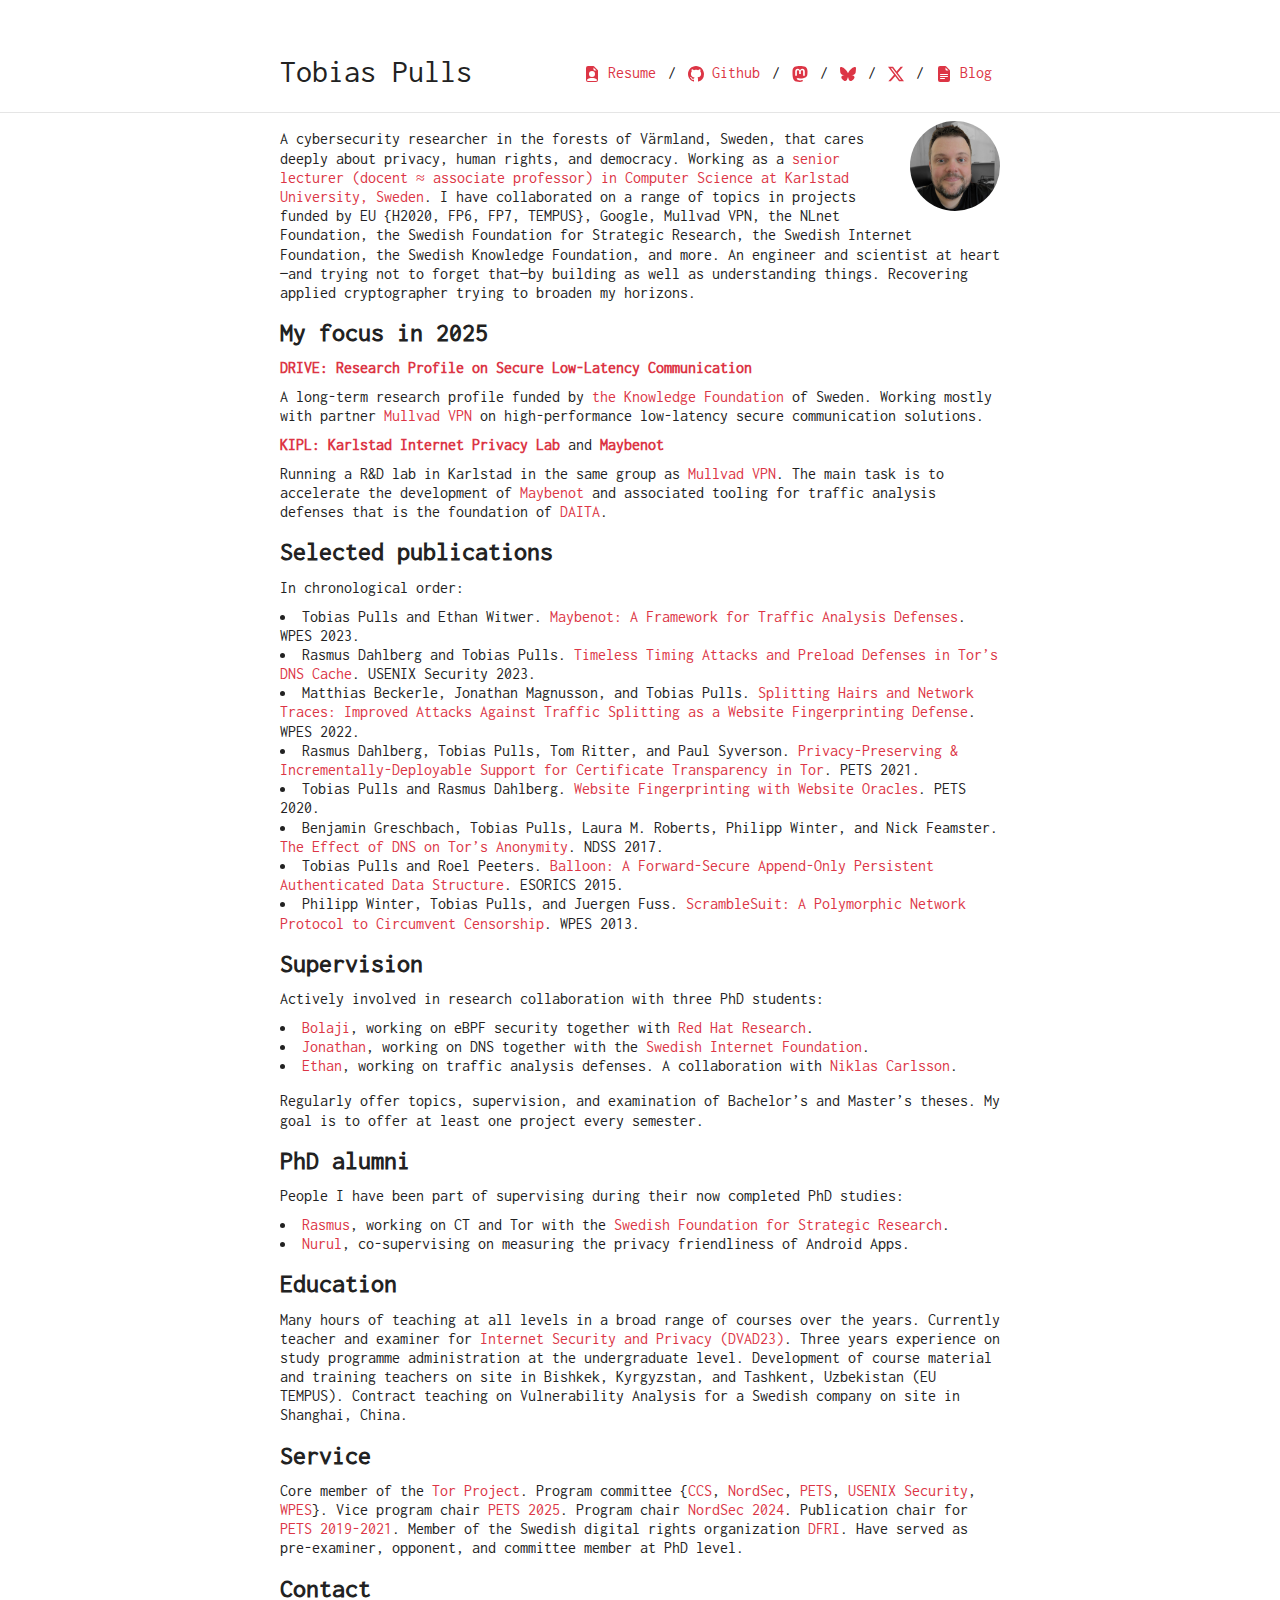
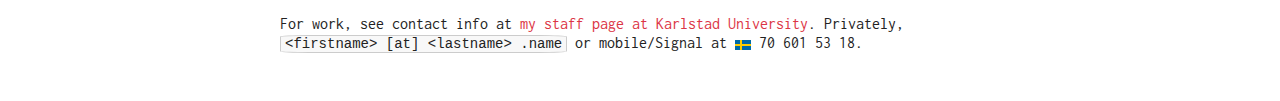
<file: index.html>
<!DOCTYPE html>
<html><head>
	<meta name="generator" content="Hugo 0.126.2">
    <meta charset="utf-8">
    <meta name="viewport" content="width=device-width, initial-scale=1, shrink-to-fit=no">

    <title>Tobias Pulls</title>
    <meta name="description" content="A short whoami of Tobias Pulls">
    <meta name="author" content='Tobias Pulls'>

    <link rel="stylesheet" href="/font.css">
    <link rel="stylesheet" href="/bootstrap.min.css">

    
    <link rel="stylesheet" href="/sass/researcher.min.css">

    
        <link rel="icon" type="image/ico" href="https://pulls.name/favicon.ico">
    

    <link rel="alternate" type="application/rss+xml" href="https://pulls.name/index.xml" title="Tobias Pulls" />
    
        
  


    
</head>

    <body><div class="container mt-5">
    <nav class="navbar navbar-expand-sm flex-column flex-sm-row text-nowrap p-0">
        <a class="navbar-brand mx-0 mr-sm-auto" href="https://pulls.name/">
          
          Tobias Pulls
        </a>
        <div class="navbar-nav flex-row flex-wrap justify-content-center">
            
                
                
                    <a class="nav-item nav-link" href="/resume.pdf">
                        <svg width="1em" height="1em" viewBox="0 0 16 16" class="bi bi-file-earmark-person-fill" fill="currentColor" xmlns="http://www.w3.org/2000/svg"><path fill-rule="evenodd" d="M2 2a2 2 0 0 1 2-2h5.293A1 1 0 0 1 10 .293L13.707 4a1 1 0 0 1 .293.707V14a2 2 0 0 1-2 2H4a2 2 0 0 1-2-2V2zm7.5 1.5v-2l3 3h-2a1 1 0 0 1-1-1zM11 8a3 3 0 1 1-6 0 3 3 0 0 1 6 0zm2 5.755S12 12 8 12s-5 1.755-5 1.755V14a1 1 0 0 0 1 1h8a1 1 0 0 0 1-1v-.245z"/></svg> Resume
                    </a>
                    
                        <span class="nav-item navbar-text mx-1">/</span>
                    
                
                    <a class="nav-item nav-link" href="https://github.com/pylls/">
                        <svg xmlns="http://www.w3.org/2000/svg" width="16" height="16" fill="currentColor" class="bi bi-github" viewBox="0 0 16 16"> <path d="M8 0C3.58 0 0 3.58 0 8c0 3.54 2.29 6.53 5.47 7.59.4.07.55-.17.55-.38 0-.19-.01-.82-.01-1.49-2.01.37-2.53-.49-2.69-.94-.09-.23-.48-.94-.82-1.13-.28-.15-.68-.52-.01-.53.63-.01 1.08.58 1.23.82.72 1.21 1.87.87 2.33.66.07-.52.28-.87.51-1.07-1.78-.2-3.64-.89-3.64-3.95 0-.87.31-1.59.82-2.15-.08-.2-.36-1.02.08-2.12 0 0 .67-.21 2.2.82.64-.18 1.32-.27 2-.27.68 0 1.36.09 2 .27 1.53-1.04 2.2-.82 2.2-.82.44 1.1.16 1.92.08 2.12.51.56.82 1.27.82 2.15 0 3.07-1.87 3.75-3.65 3.95.29.25.54.73.54 1.48 0 1.07-.01 1.93-.01 2.2 0 .21.15.46.55.38A8.012 8.012 0 0 0 16 8c0-4.42-3.58-8-8-8z"/> </svg> Github
                    </a>
                    
                        <span class="nav-item navbar-text mx-1">/</span>
                    
                
                    <a class="nav-item nav-link" href="https://infosec.exchange/@pulls">
                        <svg xmlns="http://www.w3.org/2000/svg" width="16" height="16" fill="currentColor" class="bi bi-mastodon" viewBox="0 0 16 16"><path d="M11.19 12.195c2.016-.24 3.77-1.475 3.99-2.603.348-1.778.32-4.339.32-4.339 0-3.47-2.286-4.488-2.286-4.488C12.062.238 10.083.017 8.027 0h-.05C5.92.017 3.942.238 2.79.765c0 0-2.285 1.017-2.285 4.488l-.002.662c-.004.64-.007 1.35.011 2.091.083 3.394.626 6.74 3.78 7.57 1.454.383 2.703.463 3.709.408 1.823-.1 2.847-.647 2.847-.647l-.06-1.317s-1.303.41-2.767.36c-1.45-.05-2.98-.156-3.215-1.928a4 4 0 0 1-.033-.496s1.424.346 3.228.428c1.103.05 2.137-.064 3.188-.189zm1.613-2.47H11.13v-4.08c0-.859-.364-1.295-1.091-1.295-.804 0-1.207.517-1.207 1.541v2.233H7.168V5.89c0-1.024-.403-1.541-1.207-1.541-.727 0-1.091.436-1.091 1.296v4.079H3.197V5.522q0-1.288.66-2.046c.456-.505 1.052-.764 1.793-.764.856 0 1.504.328 1.933.983L8 4.39l.417-.695c.429-.655 1.077-.983 1.934-.983.74 0 1.336.259 1.791.764q.662.757.661 2.046z"/></svg>   
                    </a>
                    
                        <span class="nav-item navbar-text mx-1">/</span>
                    
                
                    <a class="nav-item nav-link" href="https://bsky.app/profile/pulls.name">
                        <svg role="img" viewBox="0 0 16 16" xmlns="http://www.w3.org/2000/svg"height="16" width="16"><path d="M8 7.2c-0.7246666666666666 -1.409333333333333 -2.6973333333333334 -4.035333333333333 -4.532 -5.33C1.7106666666666666 0.6293333333333333 1.0406666666666666 0.844 0.6013333333333333 1.0433333333333332 0.09266666666666667 1.2719999999999998 0 2.0533333333333332 0 2.5119999999999996c0 0.45999999999999996 0.252 3.7666666666666666 0.416 4.319333333333333 0.5433333333333332 1.824 2.4753333333333334 2.44 4.255333333333333 2.2426666666666666 0.09066666666666667 -0.013333333333333332 0.18333333333333335 -0.026 0.2766666666666666 -0.03733333333333333 -0.092 0.014666666666666665 -0.184 0.026666666666666665 -0.2766666666666666 0.03733333333333333 -2.6079999999999997 0.3866666666666666 -4.924666666666666 1.3366666666666664 -1.8866666666666667 4.718666666666667 3.3419999999999996 3.46 4.58 -0.742 5.215333333333334 -2.872 0.6353333333333333 2.13 1.3666666666666665 6.180666666666667 5.155333333333333 2.872 2.844666666666667 -2.872 0.7813333333333332 -4.332 -1.8266666666666667 -4.718666666666667a5.827333333333333 5.827333333333333 0 0 1 -0.2766666666666666 -0.03733333333333333c0.09333333333333334 0.011333333333333334 0.186 0.023999999999999997 0.2766666666666666 0.03733333333333333 1.7799999999999998 0.19799999999999998 3.7119999999999997 -0.41866666666666663 4.255333333333333 -2.2426666666666666 0.16399999999999998 -0.5519999999999999 0.416 -3.86 0.416 -4.318666666666666 0 -0.45999999999999996 -0.09266666666666667 -1.2406666666666666 -0.6013333333333333 -1.4706666666666666 -0.43933333333333335 -0.19866666666666666 -1.1093333333333333 -0.41333333333333333 -2.8666666666666663 0.8266666666666667C10.697333333333333 3.1653333333333333 8.724666666666666 5.791333333333332 8 7.2Z" fill="currentColor" stroke-width="0.6667"></path></svg>  
                    </a>
                    
                        <span class="nav-item navbar-text mx-1">/</span>
                    
                
                    <a class="nav-item nav-link" href="https://X.com/tpulls">
                        <svg xmlns="http://www.w3.org/2000/svg" width="16" height="16" fill="currentColor" class="bi bi-twitter-x" viewBox="0 0 16 16"><path d="M12.6.75h2.454l-5.36 6.142L16 15.25h-4.937l-3.867-5.07-4.425 5.07H.316l5.733-6.57L0 .75h5.063l3.495 4.633L12.601.75Zm-.86 13.028h1.36L4.323 2.145H2.865z"/></svg> 
                    </a>
                    
                        <span class="nav-item navbar-text mx-1">/</span>
                    
                
                    <a class="nav-item nav-link" href="/blog">
                        <svg xmlns="http://www.w3.org/2000/svg" width="16" height="16" fill="currentColor" class="bi bi-file-earmark-text-fill" viewBox="0 0 16 16">  <path d="M9.293 0H4a2 2 0 0 0-2 2v12a2 2 0 0 0 2 2h8a2 2 0 0 0 2-2V4.707A1 1 0 0 0 13.707 4L10 .293A1 1 0 0 0 9.293 0M9.5 3.5v-2l3 3h-2a1 1 0 0 1-1-1M4.5 9a.5.5 0 0 1 0-1h7a.5.5 0 0 1 0 1zM4 10.5a.5.5 0 0 1 .5-.5h7a.5.5 0 0 1 0 1h-7a.5.5 0 0 1-.5-.5m.5 2.5a.5.5 0 0 1 0-1h4a.5.5 0 0 1 0 1z"/></svg> Blog
                    </a>
                    
                
            
        </div>
    </nav>
</div>
<hr>
<div id="content">
<div class="container">
    <figure class="avatar"><img src="/avatar.jpg">
</figure>

<p>A cybersecurity researcher in the forests of Värmland, Sweden, that cares deeply
about privacy, human rights, and democracy. Working as a <a href="https://www.kau.se/en/cs">senior lecturer
(docent ≈ associate professor) in Computer Science at Karlstad University,
Sweden</a>. I have collaborated on a range of topics in
projects funded by EU {H2020, FP6, FP7, TEMPUS}, Google, Mullvad VPN, the NLnet
Foundation, the Swedish Foundation for Strategic Research, the Swedish Internet
Foundation, the Swedish Knowledge Foundation, and more. An engineer and
scientist at heart&mdash;and trying not to forget that&mdash;by building as well as
understanding things. Recovering applied cryptographer trying to broaden my
horizons.</p>
<h2 id="my-focus-in-2025">My focus in 2025</h2>
<p><a href="https://www.kau.se/en/cs/news/low-latency-focus-major-project-computer-science"><strong>DRIVE: Research Profile on Secure Low-Latency
Communication</strong></a></p>
<p>A long-term research profile funded by <a href="https://www.kks.se/om-oss/in-english/">the Knowledge
Foundation</a> of Sweden. Working mostly
with partner <a href="https://mullvad.net">Mullvad VPN</a> on high-performance low-latency
secure communication solutions.</p>
<p><a href="https://kipl.se/"><strong>KIPL: Karlstad Internet Privacy Lab</strong></a> and
<a href="https://github.com/maybenot-io/maybenot"><strong>Maybenot</strong></a></p>
<p>Running a R&amp;D lab in Karlstad in the same group as <a href="https://mullvad.net">Mullvad
VPN</a>. The main task is to accelerate the development of
<a href="https://github.com/maybenot-io/maybenot">Maybenot</a> and associated tooling for
traffic analysis defenses that is the foundation of
<a href="https://mullvad.net/en/vpn/daita">DAITA</a>.</p>
<h2 id="selected-publications">Selected publications</h2>
<p>In chronological order:</p>
<ul>
<li>Tobias Pulls and Ethan Witwer. <a href="https://dl.acm.org/doi/10.1145/3603216.3624953">Maybenot: A Framework for Traffic Analysis
Defenses</a>. WPES 2023.</li>
<li>Rasmus Dahlberg and Tobias Pulls. <a href="https://www.usenix.org/conference/usenixsecurity23/presentation/dahlberg">Timeless Timing Attacks and Preload Defenses in Tor&rsquo;s DNS Cache</a>. USENIX Security 2023.</li>
<li>Matthias Beckerle, Jonathan Magnusson, and Tobias Pulls. <a href="https://dl.acm.org/doi/abs/10.1145/3559613.3563199">Splitting Hairs and
Network Traces: Improved Attacks Against Traffic Splitting as a Website
Fingerprinting Defense</a>.
WPES 2022.</li>
<li>Rasmus Dahlberg, Tobias Pulls, Tom Ritter, and Paul Syverson.
<a href="https://petsymposium.org/2021/files/papers/issue2/popets-2021-0024.pdf">Privacy-Preserving &amp; Incrementally-Deployable Support for Certificate
Transparency in
Tor</a>.
PETS 2021.</li>
<li>Tobias Pulls and Rasmus Dahlberg. <a href="https://petsymposium.org/2020/files/papers/issue1/popets-2020-0013.pdf">Website Fingerprinting with Website
Oracles</a>.
PETS 2020.</li>
<li>Benjamin Greschbach, Tobias Pulls, Laura M. Roberts, Philipp Winter, and Nick
Feamster. <a href="https://nymity.ch/tor-dns/">The Effect of DNS on Tor’s Anonymity</a>.
NDSS 2017.</li>
<li>Tobias Pulls and Roel Peeters. <a href="https://eprint.iacr.org/2015/007">Balloon: A Forward-Secure Append-Only
Persistent Authenticated Data Structure</a>.
ESORICS 2015.</li>
<li>Philipp Winter, Tobias Pulls, and Juergen Fuss. <a href="https://www.freehaven.net/anonbib/cache/wpes13-scramblesuit.pdf">ScrambleSuit: A Polymorphic
Network Protocol to Circumvent
Censorship</a>.
WPES 2013.</li>
</ul>
<h2 id="supervision">Supervision</h2>
<p>Actively involved in research collaboration with three PhD students:</p>
<ul>
<li><a href="https://www.kau.se/en/employees/bolaji-gbadamosi">Bolaji</a>, working on eBPF
security together with <a href="https://research.redhat.com/">Red Hat Research</a>.</li>
<li><a href="https://www.jonathanmagnusson.com/">Jonathan</a>, working on DNS together with
the <a href="https://internetstiftelsen.se/en/">Swedish Internet Foundation</a>.</li>
<li><a href="https://www.ethanwitwer.com/">Ethan</a>, working on traffic analysis defenses. A
collaboration with <a href="https://www.ida.liu.se/~nikca89/">Niklas Carlsson</a>.</li>
</ul>
<p>Regularly offer topics, supervision, and examination of Bachelor&rsquo;s and Master&rsquo;s
theses. My goal is to offer at least one project every semester.</p>
<h2 id="phd-alumni">PhD alumni</h2>
<p>People I have been part of supervising during their now completed PhD studies:</p>
<ul>
<li><a href="https://www.rgdd.se/">Rasmus</a>, working on CT and Tor with the <a href="https://strategiska.se/">Swedish
Foundation for Strategic Research</a>.</li>
<li><a href="https://www.bth.se/staff/nurul-momen-nmo/">Nurul</a>, co-supervising on
measuring the privacy friendliness of Android Apps.</li>
</ul>
<h2 id="education">Education</h2>
<p>Many hours of teaching at all levels in a broad range of courses over the years.
Currently teacher and examiner for <a href="https://www.kau.se/en/education/programmes-and-courses/courses/DVAD23">Internet Security and Privacy
(DVAD23)</a>.
Three years experience on study programme administration at the undergraduate
level. Development of course material and training teachers on site in Bishkek,
Kyrgyzstan, and Tashkent, Uzbekistan (EU TEMPUS). Contract teaching on
Vulnerability Analysis for a Swedish company on site in Shanghai, China.</p>
<h2 id="service">Service</h2>
<p>Core member of the <a href="https://www.torproject.org/">Tor Project</a>. Program committee
{<a href="https://www.sigsac.org/ccs/CCS2024/organization/prog-committee.html">CCS</a>,
<a href="https://nordsec2024.kau.se/committees/">NordSec</a>,
<a href="https://petsymposium.org/">PETS</a>, <a href="https://www.usenix.org/conference/usenixsecurity25/">USENIX
Security</a>,
<a href="https://cseapps.case.edu/wpes2024/cfp.html">WPES</a>}. Vice program chair <a href="https://petsymposium.org/cfp25.php">PETS
2025</a>. Program chair <a href="https://nordsec2024.kau.se/committees/">NordSec
2024</a>. Publication chair for <a href="https://petsymposium.org/cfp20.php">PETS
2019-2021</a>. Member of the Swedish digital
rights organization <a href="https://www.dfri.se/">DFRI</a>. Have served as pre-examiner,
opponent, and committee member at PhD level.</p>
<h2 id="contact">Contact</h2>
<p>For work, see contact info at <a href="https://www.kau.se/en/researchers/tobias-pulls">my staff page at Karlstad
University</a>. Privately,
<code>&lt;firstname&gt; [at] &lt;lastname&gt; .name</code> or mobile/Signal at <svg
xmlns="http://www.w3.org/2000/svg" width="16" height="10" viewBox="0 0 16
10"><rect width="16" height="10" fill="#006aa7"/><rect width="2" height="10"
x="5" fill="#fecc00"/><rect width="16" height="2" y="4" fill="#fecc00"/></svg>
70 601 53 18.</p>

</div>

        </div><div id="footer" class="mb-5">
    
</div>
</body>
</html>
</file>
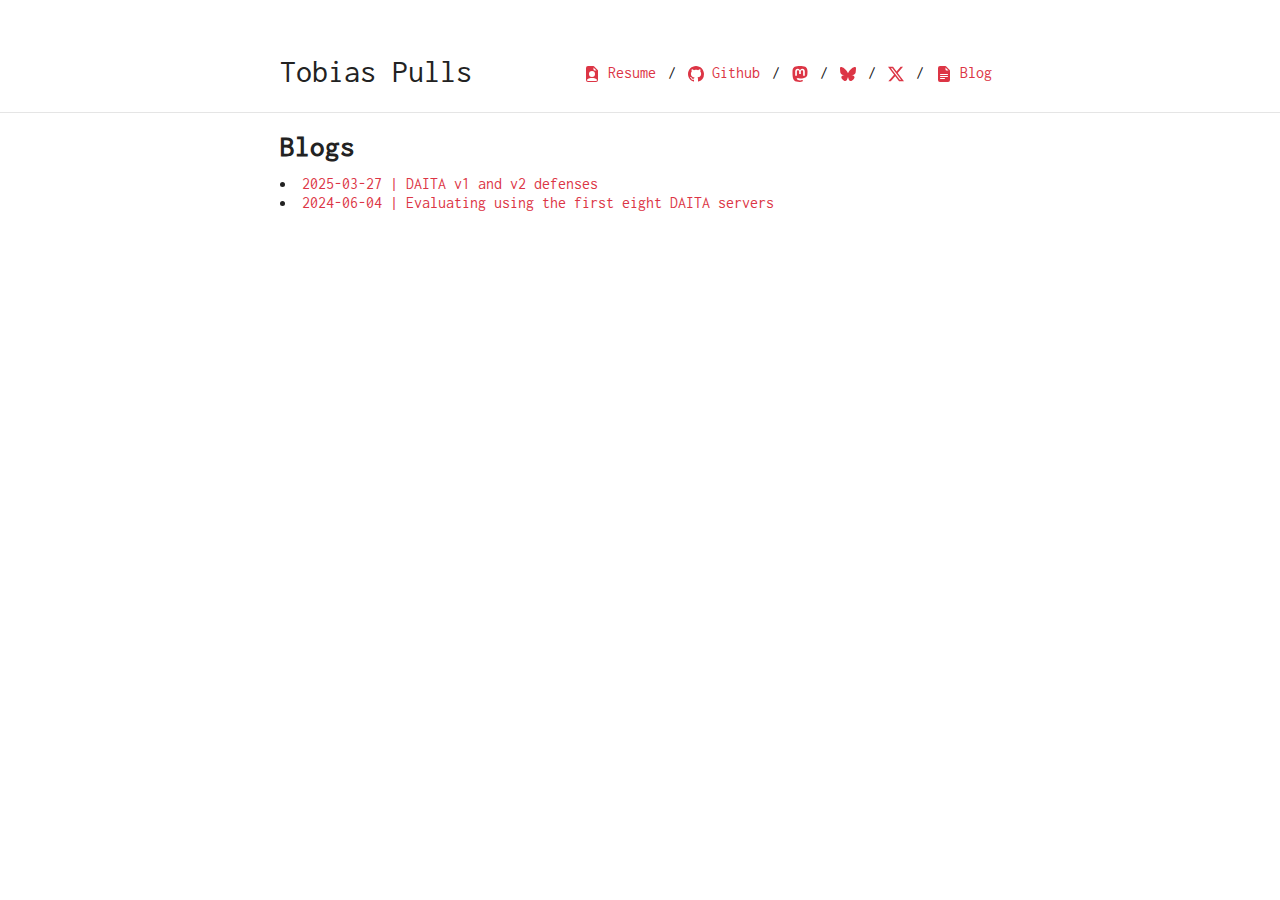
<file: blog/index.html>
<!DOCTYPE html>
<html><head>
    <meta charset="utf-8">
    <meta name="viewport" content="width=device-width, initial-scale=1, shrink-to-fit=no">

    <title>Blogs</title>
    <meta name="description" content="A short whoami of Tobias Pulls">
    <meta name="author" content='Tobias Pulls'>

    <link rel="stylesheet" href="/font.css">
    <link rel="stylesheet" href="/bootstrap.min.css">

    
    <link rel="stylesheet" href="/sass/researcher.min.css">

    
        <link rel="icon" type="image/ico" href="https://pulls.name/favicon.ico">
    

    <link rel="alternate" type="application/rss+xml" href="https://pulls.name/blog/index.xml" title="Tobias Pulls" />
    
        
  


    
</head>

    <body><div class="container mt-5">
    <nav class="navbar navbar-expand-sm flex-column flex-sm-row text-nowrap p-0">
        <a class="navbar-brand mx-0 mr-sm-auto" href="https://pulls.name/">
          
          Tobias Pulls
        </a>
        <div class="navbar-nav flex-row flex-wrap justify-content-center">
            
                
                
                    <a class="nav-item nav-link" href="/resume.pdf">
                        <svg width="1em" height="1em" viewBox="0 0 16 16" class="bi bi-file-earmark-person-fill" fill="currentColor" xmlns="http://www.w3.org/2000/svg"><path fill-rule="evenodd" d="M2 2a2 2 0 0 1 2-2h5.293A1 1 0 0 1 10 .293L13.707 4a1 1 0 0 1 .293.707V14a2 2 0 0 1-2 2H4a2 2 0 0 1-2-2V2zm7.5 1.5v-2l3 3h-2a1 1 0 0 1-1-1zM11 8a3 3 0 1 1-6 0 3 3 0 0 1 6 0zm2 5.755S12 12 8 12s-5 1.755-5 1.755V14a1 1 0 0 0 1 1h8a1 1 0 0 0 1-1v-.245z"/></svg> Resume
                    </a>
                    
                        <span class="nav-item navbar-text mx-1">/</span>
                    
                
                    <a class="nav-item nav-link" href="https://github.com/pylls/">
                        <svg xmlns="http://www.w3.org/2000/svg" width="16" height="16" fill="currentColor" class="bi bi-github" viewBox="0 0 16 16"> <path d="M8 0C3.58 0 0 3.58 0 8c0 3.54 2.29 6.53 5.47 7.59.4.07.55-.17.55-.38 0-.19-.01-.82-.01-1.49-2.01.37-2.53-.49-2.69-.94-.09-.23-.48-.94-.82-1.13-.28-.15-.68-.52-.01-.53.63-.01 1.08.58 1.23.82.72 1.21 1.87.87 2.33.66.07-.52.28-.87.51-1.07-1.78-.2-3.64-.89-3.64-3.95 0-.87.31-1.59.82-2.15-.08-.2-.36-1.02.08-2.12 0 0 .67-.21 2.2.82.64-.18 1.32-.27 2-.27.68 0 1.36.09 2 .27 1.53-1.04 2.2-.82 2.2-.82.44 1.1.16 1.92.08 2.12.51.56.82 1.27.82 2.15 0 3.07-1.87 3.75-3.65 3.95.29.25.54.73.54 1.48 0 1.07-.01 1.93-.01 2.2 0 .21.15.46.55.38A8.012 8.012 0 0 0 16 8c0-4.42-3.58-8-8-8z"/> </svg> Github
                    </a>
                    
                        <span class="nav-item navbar-text mx-1">/</span>
                    
                
                    <a class="nav-item nav-link" href="https://infosec.exchange/@pulls">
                        <svg xmlns="http://www.w3.org/2000/svg" width="16" height="16" fill="currentColor" class="bi bi-mastodon" viewBox="0 0 16 16"><path d="M11.19 12.195c2.016-.24 3.77-1.475 3.99-2.603.348-1.778.32-4.339.32-4.339 0-3.47-2.286-4.488-2.286-4.488C12.062.238 10.083.017 8.027 0h-.05C5.92.017 3.942.238 2.79.765c0 0-2.285 1.017-2.285 4.488l-.002.662c-.004.64-.007 1.35.011 2.091.083 3.394.626 6.74 3.78 7.57 1.454.383 2.703.463 3.709.408 1.823-.1 2.847-.647 2.847-.647l-.06-1.317s-1.303.41-2.767.36c-1.45-.05-2.98-.156-3.215-1.928a4 4 0 0 1-.033-.496s1.424.346 3.228.428c1.103.05 2.137-.064 3.188-.189zm1.613-2.47H11.13v-4.08c0-.859-.364-1.295-1.091-1.295-.804 0-1.207.517-1.207 1.541v2.233H7.168V5.89c0-1.024-.403-1.541-1.207-1.541-.727 0-1.091.436-1.091 1.296v4.079H3.197V5.522q0-1.288.66-2.046c.456-.505 1.052-.764 1.793-.764.856 0 1.504.328 1.933.983L8 4.39l.417-.695c.429-.655 1.077-.983 1.934-.983.74 0 1.336.259 1.791.764q.662.757.661 2.046z"/></svg>   
                    </a>
                    
                        <span class="nav-item navbar-text mx-1">/</span>
                    
                
                    <a class="nav-item nav-link" href="https://bsky.app/profile/pulls.name">
                        <svg role="img" viewBox="0 0 16 16" xmlns="http://www.w3.org/2000/svg"height="16" width="16"><path d="M8 7.2c-0.7246666666666666 -1.409333333333333 -2.6973333333333334 -4.035333333333333 -4.532 -5.33C1.7106666666666666 0.6293333333333333 1.0406666666666666 0.844 0.6013333333333333 1.0433333333333332 0.09266666666666667 1.2719999999999998 0 2.0533333333333332 0 2.5119999999999996c0 0.45999999999999996 0.252 3.7666666666666666 0.416 4.319333333333333 0.5433333333333332 1.824 2.4753333333333334 2.44 4.255333333333333 2.2426666666666666 0.09066666666666667 -0.013333333333333332 0.18333333333333335 -0.026 0.2766666666666666 -0.03733333333333333 -0.092 0.014666666666666665 -0.184 0.026666666666666665 -0.2766666666666666 0.03733333333333333 -2.6079999999999997 0.3866666666666666 -4.924666666666666 1.3366666666666664 -1.8866666666666667 4.718666666666667 3.3419999999999996 3.46 4.58 -0.742 5.215333333333334 -2.872 0.6353333333333333 2.13 1.3666666666666665 6.180666666666667 5.155333333333333 2.872 2.844666666666667 -2.872 0.7813333333333332 -4.332 -1.8266666666666667 -4.718666666666667a5.827333333333333 5.827333333333333 0 0 1 -0.2766666666666666 -0.03733333333333333c0.09333333333333334 0.011333333333333334 0.186 0.023999999999999997 0.2766666666666666 0.03733333333333333 1.7799999999999998 0.19799999999999998 3.7119999999999997 -0.41866666666666663 4.255333333333333 -2.2426666666666666 0.16399999999999998 -0.5519999999999999 0.416 -3.86 0.416 -4.318666666666666 0 -0.45999999999999996 -0.09266666666666667 -1.2406666666666666 -0.6013333333333333 -1.4706666666666666 -0.43933333333333335 -0.19866666666666666 -1.1093333333333333 -0.41333333333333333 -2.8666666666666663 0.8266666666666667C10.697333333333333 3.1653333333333333 8.724666666666666 5.791333333333332 8 7.2Z" fill="currentColor" stroke-width="0.6667"></path></svg>  
                    </a>
                    
                        <span class="nav-item navbar-text mx-1">/</span>
                    
                
                    <a class="nav-item nav-link" href="https://X.com/tpulls">
                        <svg xmlns="http://www.w3.org/2000/svg" width="16" height="16" fill="currentColor" class="bi bi-twitter-x" viewBox="0 0 16 16"><path d="M12.6.75h2.454l-5.36 6.142L16 15.25h-4.937l-3.867-5.07-4.425 5.07H.316l5.733-6.57L0 .75h5.063l3.495 4.633L12.601.75Zm-.86 13.028h1.36L4.323 2.145H2.865z"/></svg> 
                    </a>
                    
                        <span class="nav-item navbar-text mx-1">/</span>
                    
                
                    <a class="nav-item nav-link" href="/blog">
                        <svg xmlns="http://www.w3.org/2000/svg" width="16" height="16" fill="currentColor" class="bi bi-file-earmark-text-fill" viewBox="0 0 16 16">  <path d="M9.293 0H4a2 2 0 0 0-2 2v12a2 2 0 0 0 2 2h8a2 2 0 0 0 2-2V4.707A1 1 0 0 0 13.707 4L10 .293A1 1 0 0 0 9.293 0M9.5 3.5v-2l3 3h-2a1 1 0 0 1-1-1M4.5 9a.5.5 0 0 1 0-1h7a.5.5 0 0 1 0 1zM4 10.5a.5.5 0 0 1 .5-.5h7a.5.5 0 0 1 0 1h-7a.5.5 0 0 1-.5-.5m.5 2.5a.5.5 0 0 1 0-1h4a.5.5 0 0 1 0 1z"/></svg> Blog
                    </a>
                    
                
            
        </div>
    </nav>
</div>
<hr>
<div id="content">
<div class="container">
    <h1>Blogs</h1>
    <ul>
        
            <li><a href="https://pulls.name/blog/2025-03-27-daita-v1-and-v2-defenses/">2025-03-27 | DAITA v1 and v2 defenses</a></li>
        
            <li><a href="https://pulls.name/blog/2024-06-05-eval-first-daita-servers/">2024-06-04 | Evaluating using the first eight DAITA servers</a></li>
        
    </ul>
</div>

        </div><div id="footer" class="mb-5">
    
</div>
</body>
</html>
</file>
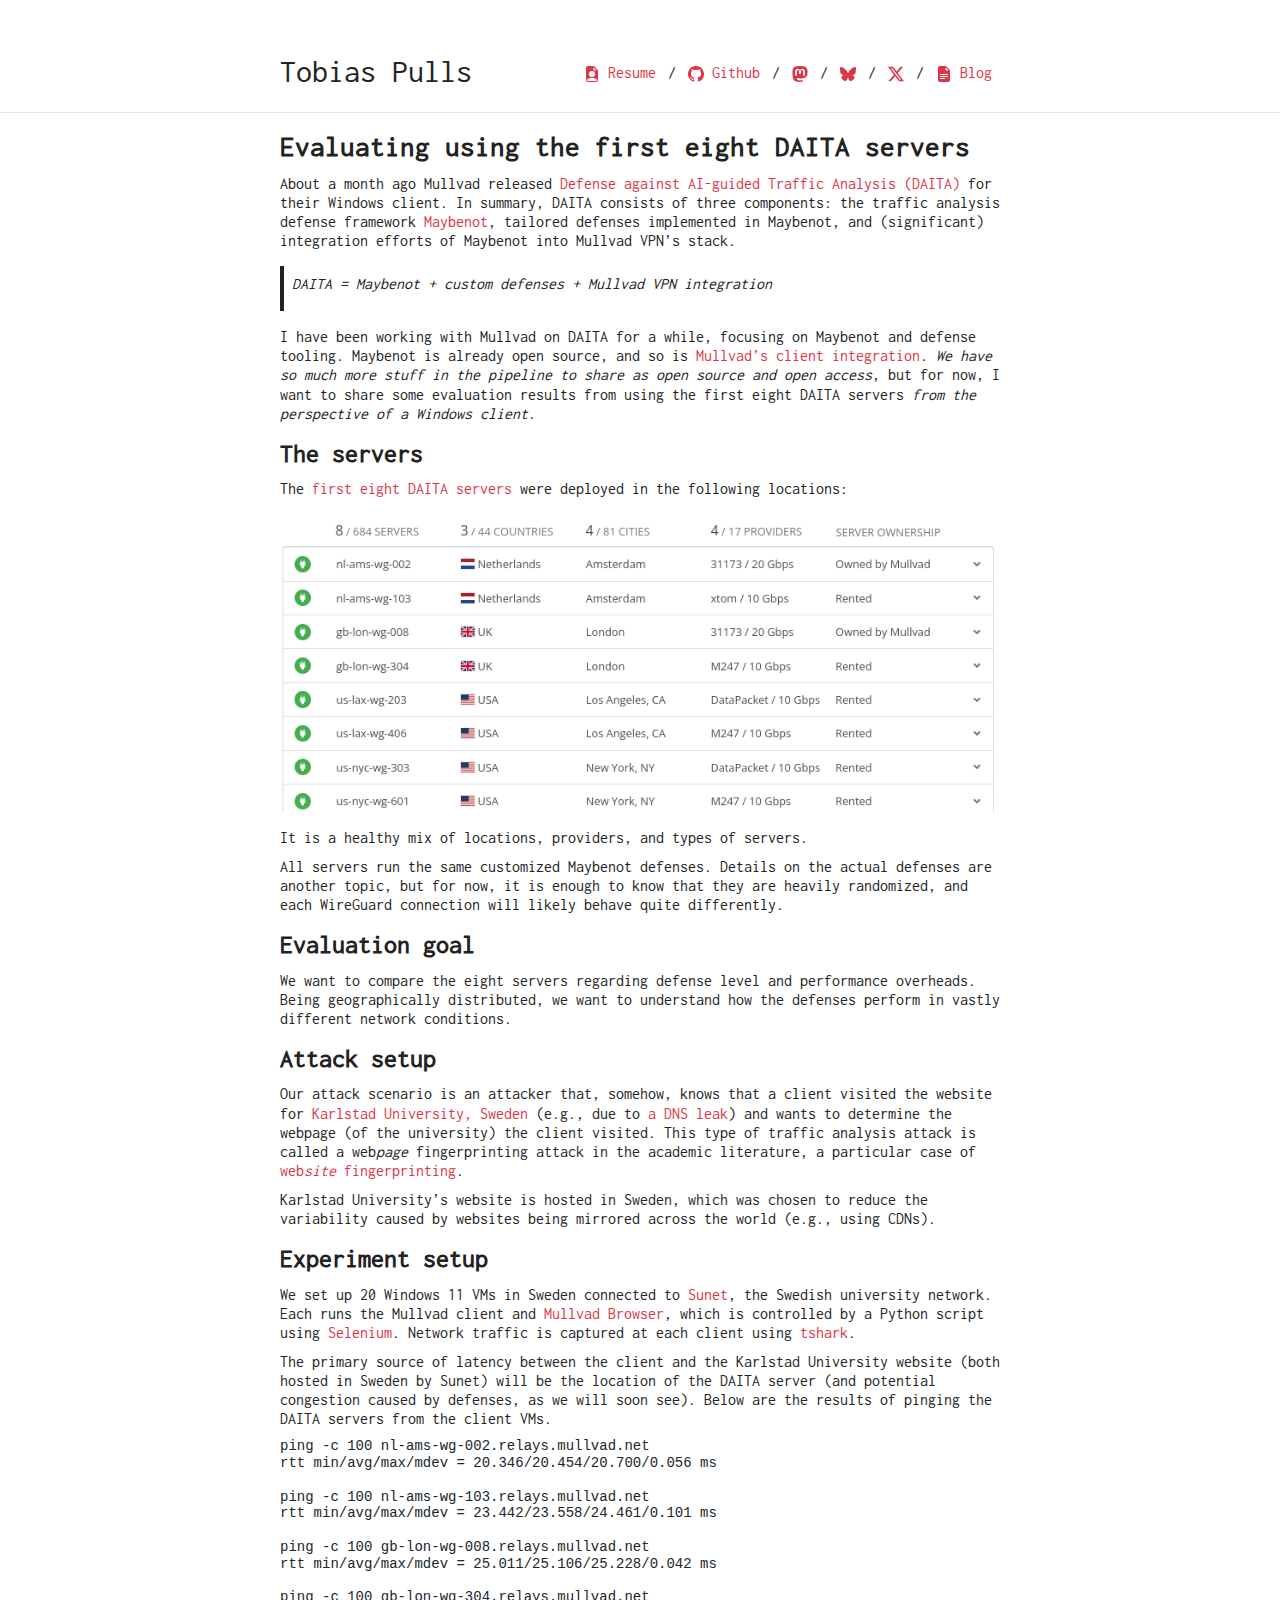
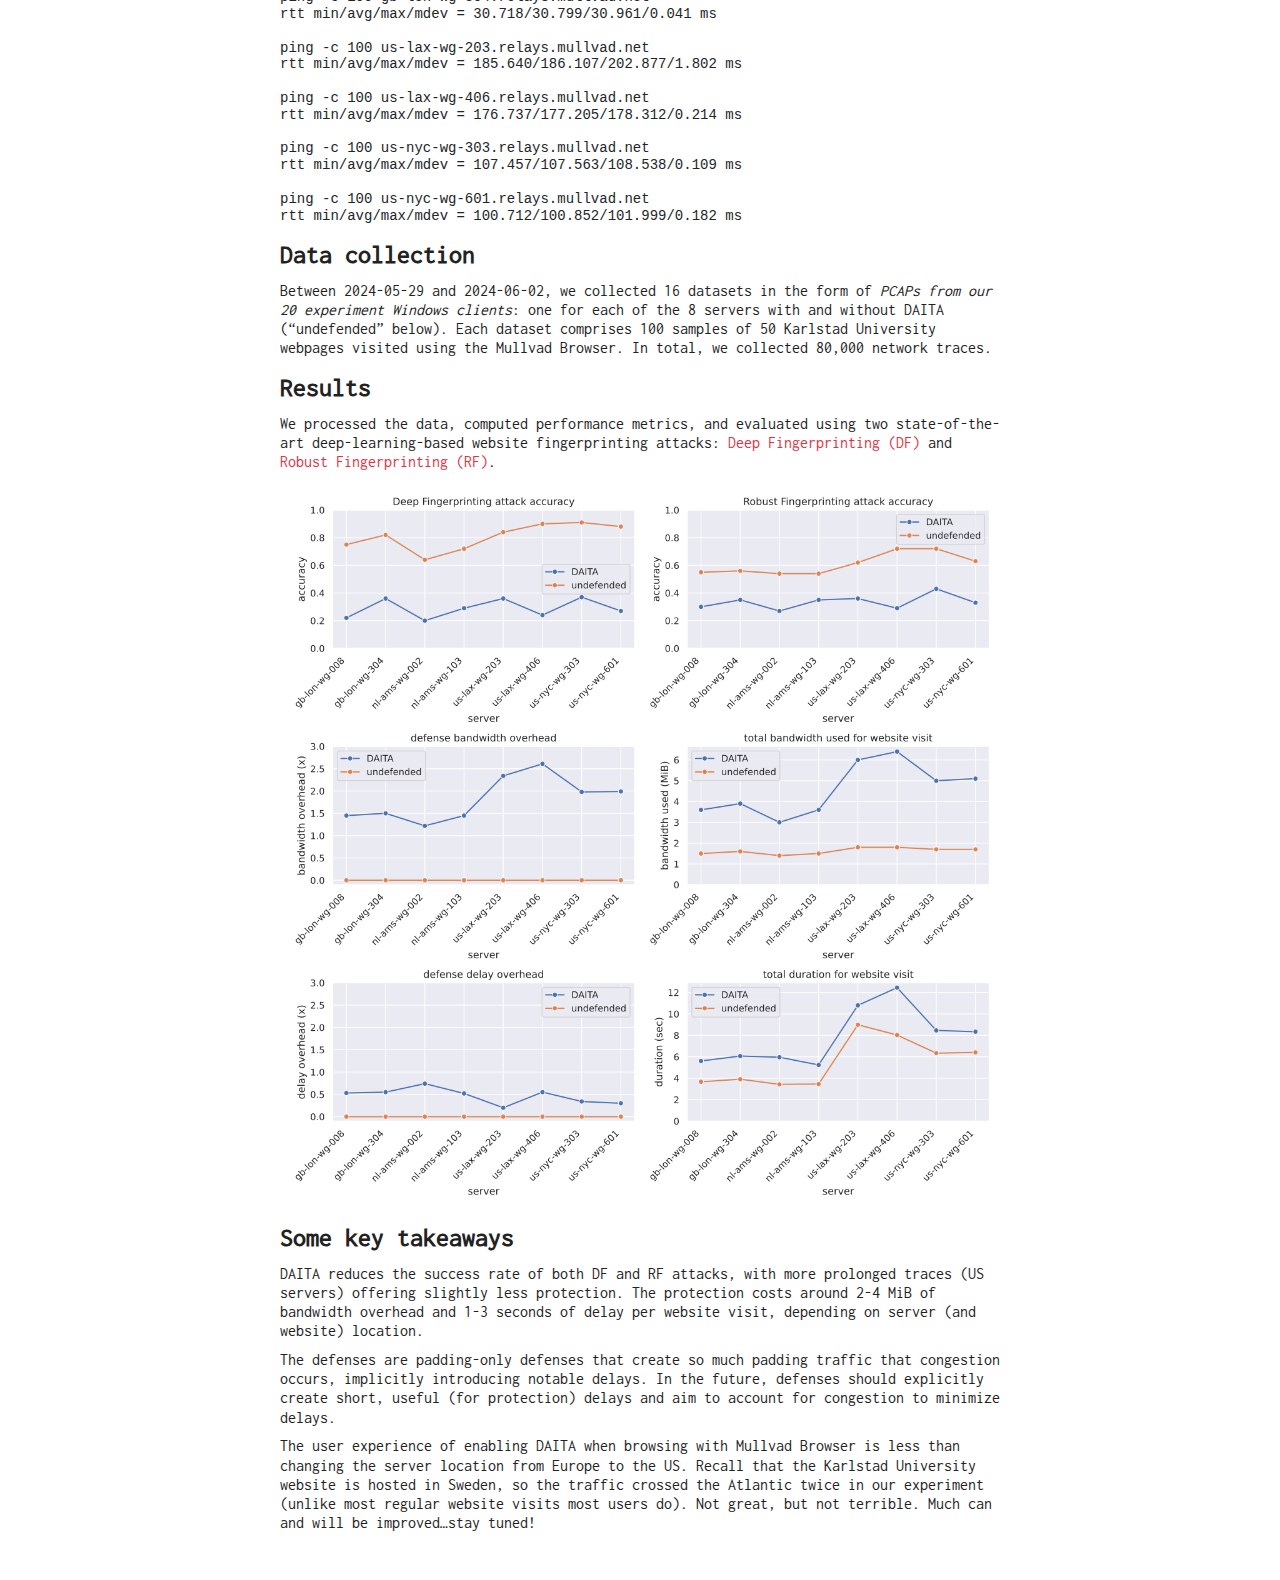
<file: blog/2024-06-05-eval-first-daita-servers/index.html>
<!DOCTYPE html>
<html><head>
    <meta charset="utf-8">
    <meta name="viewport" content="width=device-width, initial-scale=1, shrink-to-fit=no">

    <title>Evaluating using the first eight DAITA servers</title>
    <meta name="description" content="A short whoami of Tobias Pulls">
    <meta name="author" content='Tobias Pulls'>

    <link rel="stylesheet" href="/font.css">
    <link rel="stylesheet" href="/bootstrap.min.css">

    
    <link rel="stylesheet" href="/sass/researcher.min.css">

    
        <link rel="icon" type="image/ico" href="https://pulls.name/favicon.ico">
    

    
        
  


    
</head>

    <body><div class="container mt-5">
    <nav class="navbar navbar-expand-sm flex-column flex-sm-row text-nowrap p-0">
        <a class="navbar-brand mx-0 mr-sm-auto" href="https://pulls.name/">
          
          Tobias Pulls
        </a>
        <div class="navbar-nav flex-row flex-wrap justify-content-center">
            
                
                
                    <a class="nav-item nav-link" href="/resume.pdf">
                        <svg width="1em" height="1em" viewBox="0 0 16 16" class="bi bi-file-earmark-person-fill" fill="currentColor" xmlns="http://www.w3.org/2000/svg"><path fill-rule="evenodd" d="M2 2a2 2 0 0 1 2-2h5.293A1 1 0 0 1 10 .293L13.707 4a1 1 0 0 1 .293.707V14a2 2 0 0 1-2 2H4a2 2 0 0 1-2-2V2zm7.5 1.5v-2l3 3h-2a1 1 0 0 1-1-1zM11 8a3 3 0 1 1-6 0 3 3 0 0 1 6 0zm2 5.755S12 12 8 12s-5 1.755-5 1.755V14a1 1 0 0 0 1 1h8a1 1 0 0 0 1-1v-.245z"/></svg> Resume
                    </a>
                    
                        <span class="nav-item navbar-text mx-1">/</span>
                    
                
                    <a class="nav-item nav-link" href="https://github.com/pylls/">
                        <svg xmlns="http://www.w3.org/2000/svg" width="16" height="16" fill="currentColor" class="bi bi-github" viewBox="0 0 16 16"> <path d="M8 0C3.58 0 0 3.58 0 8c0 3.54 2.29 6.53 5.47 7.59.4.07.55-.17.55-.38 0-.19-.01-.82-.01-1.49-2.01.37-2.53-.49-2.69-.94-.09-.23-.48-.94-.82-1.13-.28-.15-.68-.52-.01-.53.63-.01 1.08.58 1.23.82.72 1.21 1.87.87 2.33.66.07-.52.28-.87.51-1.07-1.78-.2-3.64-.89-3.64-3.95 0-.87.31-1.59.82-2.15-.08-.2-.36-1.02.08-2.12 0 0 .67-.21 2.2.82.64-.18 1.32-.27 2-.27.68 0 1.36.09 2 .27 1.53-1.04 2.2-.82 2.2-.82.44 1.1.16 1.92.08 2.12.51.56.82 1.27.82 2.15 0 3.07-1.87 3.75-3.65 3.95.29.25.54.73.54 1.48 0 1.07-.01 1.93-.01 2.2 0 .21.15.46.55.38A8.012 8.012 0 0 0 16 8c0-4.42-3.58-8-8-8z"/> </svg> Github
                    </a>
                    
                        <span class="nav-item navbar-text mx-1">/</span>
                    
                
                    <a class="nav-item nav-link" href="https://infosec.exchange/@pulls">
                        <svg xmlns="http://www.w3.org/2000/svg" width="16" height="16" fill="currentColor" class="bi bi-mastodon" viewBox="0 0 16 16"><path d="M11.19 12.195c2.016-.24 3.77-1.475 3.99-2.603.348-1.778.32-4.339.32-4.339 0-3.47-2.286-4.488-2.286-4.488C12.062.238 10.083.017 8.027 0h-.05C5.92.017 3.942.238 2.79.765c0 0-2.285 1.017-2.285 4.488l-.002.662c-.004.64-.007 1.35.011 2.091.083 3.394.626 6.74 3.78 7.57 1.454.383 2.703.463 3.709.408 1.823-.1 2.847-.647 2.847-.647l-.06-1.317s-1.303.41-2.767.36c-1.45-.05-2.98-.156-3.215-1.928a4 4 0 0 1-.033-.496s1.424.346 3.228.428c1.103.05 2.137-.064 3.188-.189zm1.613-2.47H11.13v-4.08c0-.859-.364-1.295-1.091-1.295-.804 0-1.207.517-1.207 1.541v2.233H7.168V5.89c0-1.024-.403-1.541-1.207-1.541-.727 0-1.091.436-1.091 1.296v4.079H3.197V5.522q0-1.288.66-2.046c.456-.505 1.052-.764 1.793-.764.856 0 1.504.328 1.933.983L8 4.39l.417-.695c.429-.655 1.077-.983 1.934-.983.74 0 1.336.259 1.791.764q.662.757.661 2.046z"/></svg>   
                    </a>
                    
                        <span class="nav-item navbar-text mx-1">/</span>
                    
                
                    <a class="nav-item nav-link" href="https://bsky.app/profile/pulls.name">
                        <svg role="img" viewBox="0 0 16 16" xmlns="http://www.w3.org/2000/svg"height="16" width="16"><path d="M8 7.2c-0.7246666666666666 -1.409333333333333 -2.6973333333333334 -4.035333333333333 -4.532 -5.33C1.7106666666666666 0.6293333333333333 1.0406666666666666 0.844 0.6013333333333333 1.0433333333333332 0.09266666666666667 1.2719999999999998 0 2.0533333333333332 0 2.5119999999999996c0 0.45999999999999996 0.252 3.7666666666666666 0.416 4.319333333333333 0.5433333333333332 1.824 2.4753333333333334 2.44 4.255333333333333 2.2426666666666666 0.09066666666666667 -0.013333333333333332 0.18333333333333335 -0.026 0.2766666666666666 -0.03733333333333333 -0.092 0.014666666666666665 -0.184 0.026666666666666665 -0.2766666666666666 0.03733333333333333 -2.6079999999999997 0.3866666666666666 -4.924666666666666 1.3366666666666664 -1.8866666666666667 4.718666666666667 3.3419999999999996 3.46 4.58 -0.742 5.215333333333334 -2.872 0.6353333333333333 2.13 1.3666666666666665 6.180666666666667 5.155333333333333 2.872 2.844666666666667 -2.872 0.7813333333333332 -4.332 -1.8266666666666667 -4.718666666666667a5.827333333333333 5.827333333333333 0 0 1 -0.2766666666666666 -0.03733333333333333c0.09333333333333334 0.011333333333333334 0.186 0.023999999999999997 0.2766666666666666 0.03733333333333333 1.7799999999999998 0.19799999999999998 3.7119999999999997 -0.41866666666666663 4.255333333333333 -2.2426666666666666 0.16399999999999998 -0.5519999999999999 0.416 -3.86 0.416 -4.318666666666666 0 -0.45999999999999996 -0.09266666666666667 -1.2406666666666666 -0.6013333333333333 -1.4706666666666666 -0.43933333333333335 -0.19866666666666666 -1.1093333333333333 -0.41333333333333333 -2.8666666666666663 0.8266666666666667C10.697333333333333 3.1653333333333333 8.724666666666666 5.791333333333332 8 7.2Z" fill="currentColor" stroke-width="0.6667"></path></svg>  
                    </a>
                    
                        <span class="nav-item navbar-text mx-1">/</span>
                    
                
                    <a class="nav-item nav-link" href="https://X.com/tpulls">
                        <svg xmlns="http://www.w3.org/2000/svg" width="16" height="16" fill="currentColor" class="bi bi-twitter-x" viewBox="0 0 16 16"><path d="M12.6.75h2.454l-5.36 6.142L16 15.25h-4.937l-3.867-5.07-4.425 5.07H.316l5.733-6.57L0 .75h5.063l3.495 4.633L12.601.75Zm-.86 13.028h1.36L4.323 2.145H2.865z"/></svg> 
                    </a>
                    
                        <span class="nav-item navbar-text mx-1">/</span>
                    
                
                    <a class="nav-item nav-link" href="/blog">
                        <svg xmlns="http://www.w3.org/2000/svg" width="16" height="16" fill="currentColor" class="bi bi-file-earmark-text-fill" viewBox="0 0 16 16">  <path d="M9.293 0H4a2 2 0 0 0-2 2v12a2 2 0 0 0 2 2h8a2 2 0 0 0 2-2V4.707A1 1 0 0 0 13.707 4L10 .293A1 1 0 0 0 9.293 0M9.5 3.5v-2l3 3h-2a1 1 0 0 1-1-1M4.5 9a.5.5 0 0 1 0-1h7a.5.5 0 0 1 0 1zM4 10.5a.5.5 0 0 1 .5-.5h7a.5.5 0 0 1 0 1h-7a.5.5 0 0 1-.5-.5m.5 2.5a.5.5 0 0 1 0-1h4a.5.5 0 0 1 0 1z"/></svg> Blog
                    </a>
                    
                
            
        </div>
    </nav>
</div>
<hr>
<div id="content">
<div class="container">
    <h1 id="evaluating-using-the-first-eight-daita-servers">Evaluating using the first eight DAITA servers</h1>
<p>About a month ago Mullvad released <a href="https://mullvad.net/en/blog/introducing-defense-against-ai-guided-traffic-analysis-daita">Defense against AI-guided Traffic Analysis
(DAITA)</a>
for their Windows client. In summary, DAITA consists of three components: the
traffic analysis defense framework
<a href="https://github.com/maybenot-io/maybenot">Maybenot</a>, tailored defenses
implemented in Maybenot, and (significant) integration efforts of Maybenot into
Mullvad VPN&rsquo;s stack.</p>
<blockquote>
<p>DAITA = Maybenot + custom defenses + Mullvad VPN integration</p>
</blockquote>
<p>I have been working with Mullvad on DAITA for a while, focusing on Maybenot and
defense tooling. Maybenot is already open source, and so is <a href="https://github.com/mullvad/mullvadvpn-app/">Mullvad&rsquo;s client
integration</a>. <em>We have so much more
stuff in the pipeline to share as open source and open access</em>, but for now, I
want to share some evaluation results from using the first eight DAITA servers
<em>from the perspective of a Windows client</em>.</p>
<h2 id="the-servers">The servers</h2>
<p>The <a href="https://mullvad.net/en/servers">first eight DAITA servers</a> were deployed in
the following locations:</p>
<p><a href="/daita-v1-servers.png"><img src="/daita-v1-servers.png"></a></p>
<p>It is a healthy mix of locations, providers, and types of servers.</p>
<p>All servers run the same customized Maybenot defenses. Details on the actual
defenses are another topic, but for now, it is enough to know that they are
heavily randomized, and each WireGuard connection will likely behave quite
differently.</p>
<h2 id="evaluation-goal">Evaluation goal</h2>
<p>We want to compare the eight servers regarding defense level and performance
overheads. Being geographically distributed, we want to understand how the
defenses perform in vastly different network conditions.</p>
<h2 id="attack-setup">Attack setup</h2>
<p>Our attack scenario is an attacker that, somehow, knows that a client visited
the website for <a href="https://www.kau.se/en">Karlstad University, Sweden</a> (e.g., due
to <a href="https://mullvad.net/en/blog/dns-traffic-can-leak-outside-the-vpn-tunnel-on-android">a DNS
leak</a>)
and wants to determine the webpage (of the university) the client visited. This
type of traffic analysis attack is called a web<em>page</em> fingerprinting attack in
the academic literature, a particular case of <a href="https://www-users.cse.umn.edu/~hoppernj/sok_wf_def_sp23.pdf">web<em>site</em>
fingerprinting</a>.</p>
<p>Karlstad University&rsquo;s website is hosted in Sweden, which was chosen to reduce
the variability caused by websites being mirrored across the world (e.g., using
CDNs).</p>
<h2 id="experiment-setup">Experiment setup</h2>
<p>We set up 20 Windows 11 VMs in Sweden connected to <a href="https://sunet.se/en">Sunet</a>,
the Swedish university network. Each runs the Mullvad client and <a href="https://mullvad.net/en/browser">Mullvad
Browser</a>, which is controlled by a Python script
using <a href="https://www.selenium.dev/">Selenium</a>. Network traffic is captured at each
client using <a href="https://www.wireshark.org/docs/man-pages/tshark.html">tshark</a>.</p>
<p>The primary source of latency between the client and the Karlstad University
website (both hosted in Sweden by Sunet) will be the location of the DAITA
server (and potential congestion caused by defenses, as we will soon see). Below
are the results of pinging the DAITA servers from the client VMs.</p>
<pre tabindex="0"><code>ping -c 100 nl-ams-wg-002.relays.mullvad.net
rtt min/avg/max/mdev = 20.346/20.454/20.700/0.056 ms

ping -c 100 nl-ams-wg-103.relays.mullvad.net
rtt min/avg/max/mdev = 23.442/23.558/24.461/0.101 ms

ping -c 100 gb-lon-wg-008.relays.mullvad.net
rtt min/avg/max/mdev = 25.011/25.106/25.228/0.042 ms

ping -c 100 gb-lon-wg-304.relays.mullvad.net
rtt min/avg/max/mdev = 30.718/30.799/30.961/0.041 ms

ping -c 100 us-lax-wg-203.relays.mullvad.net
rtt min/avg/max/mdev = 185.640/186.107/202.877/1.802 ms

ping -c 100 us-lax-wg-406.relays.mullvad.net
rtt min/avg/max/mdev = 176.737/177.205/178.312/0.214 ms

ping -c 100 us-nyc-wg-303.relays.mullvad.net
rtt min/avg/max/mdev = 107.457/107.563/108.538/0.109 ms

ping -c 100 us-nyc-wg-601.relays.mullvad.net
rtt min/avg/max/mdev = 100.712/100.852/101.999/0.182 ms
</code></pre><h2 id="data-collection">Data collection</h2>
<p>Between 2024-05-29 and 2024-06-02, we collected 16 datasets in the form of
<em>PCAPs from our 20 experiment Windows clients</em>: one for each of the 8 servers
with and without DAITA (&ldquo;undefended&rdquo; below). Each dataset comprises 100 samples
of 50 Karlstad University webpages visited using the Mullvad Browser. In total,
we collected 80,000 network traces.</p>
<h2 id="results">Results</h2>
<p>We processed the data, computed performance metrics, and evaluated using two
state-of-the-art deep-learning-based website fingerprinting attacks: <a href="https://dl.acm.org/doi/pdf/10.1145/3243734.3243768">Deep
Fingerprinting (DF)</a> and
<a href="https://www.usenix.org/conference/usenixsecurity23/presentation/shen-meng">Robust Fingerprinting
(RF)</a>.</p>
<p><a href="/daita-v1-first-8-eval.png"> <img src="/daita-v1-first-8-eval.png"></a></p>
<h2 id="some-key-takeaways">Some key takeaways</h2>
<p>DAITA reduces the success rate of both DF and RF attacks, with more prolonged
traces (US servers) offering slightly less protection. The protection costs
around 2-4 MiB of bandwidth overhead and 1-3 seconds of delay per website visit,
depending on server (and website) location.</p>
<p>The defenses are padding-only defenses that create so much padding traffic that
congestion occurs, implicitly introducing notable delays. In the future,
defenses should explicitly create short, useful (for protection) delays and aim
to account for congestion to minimize delays.</p>
<p>The user experience of enabling DAITA when browsing with Mullvad Browser is less
than changing the server location from Europe to the US. Recall that the
Karlstad University website is hosted in Sweden, so the traffic crossed the
Atlantic twice in our experiment (unlike most regular website visits most users
do). Not great, but not terrible. Much can and will be improved&hellip;stay tuned!</p>

</div>

        </div><div id="footer" class="mb-5">
    
</div>
</body>
</html>
</file>
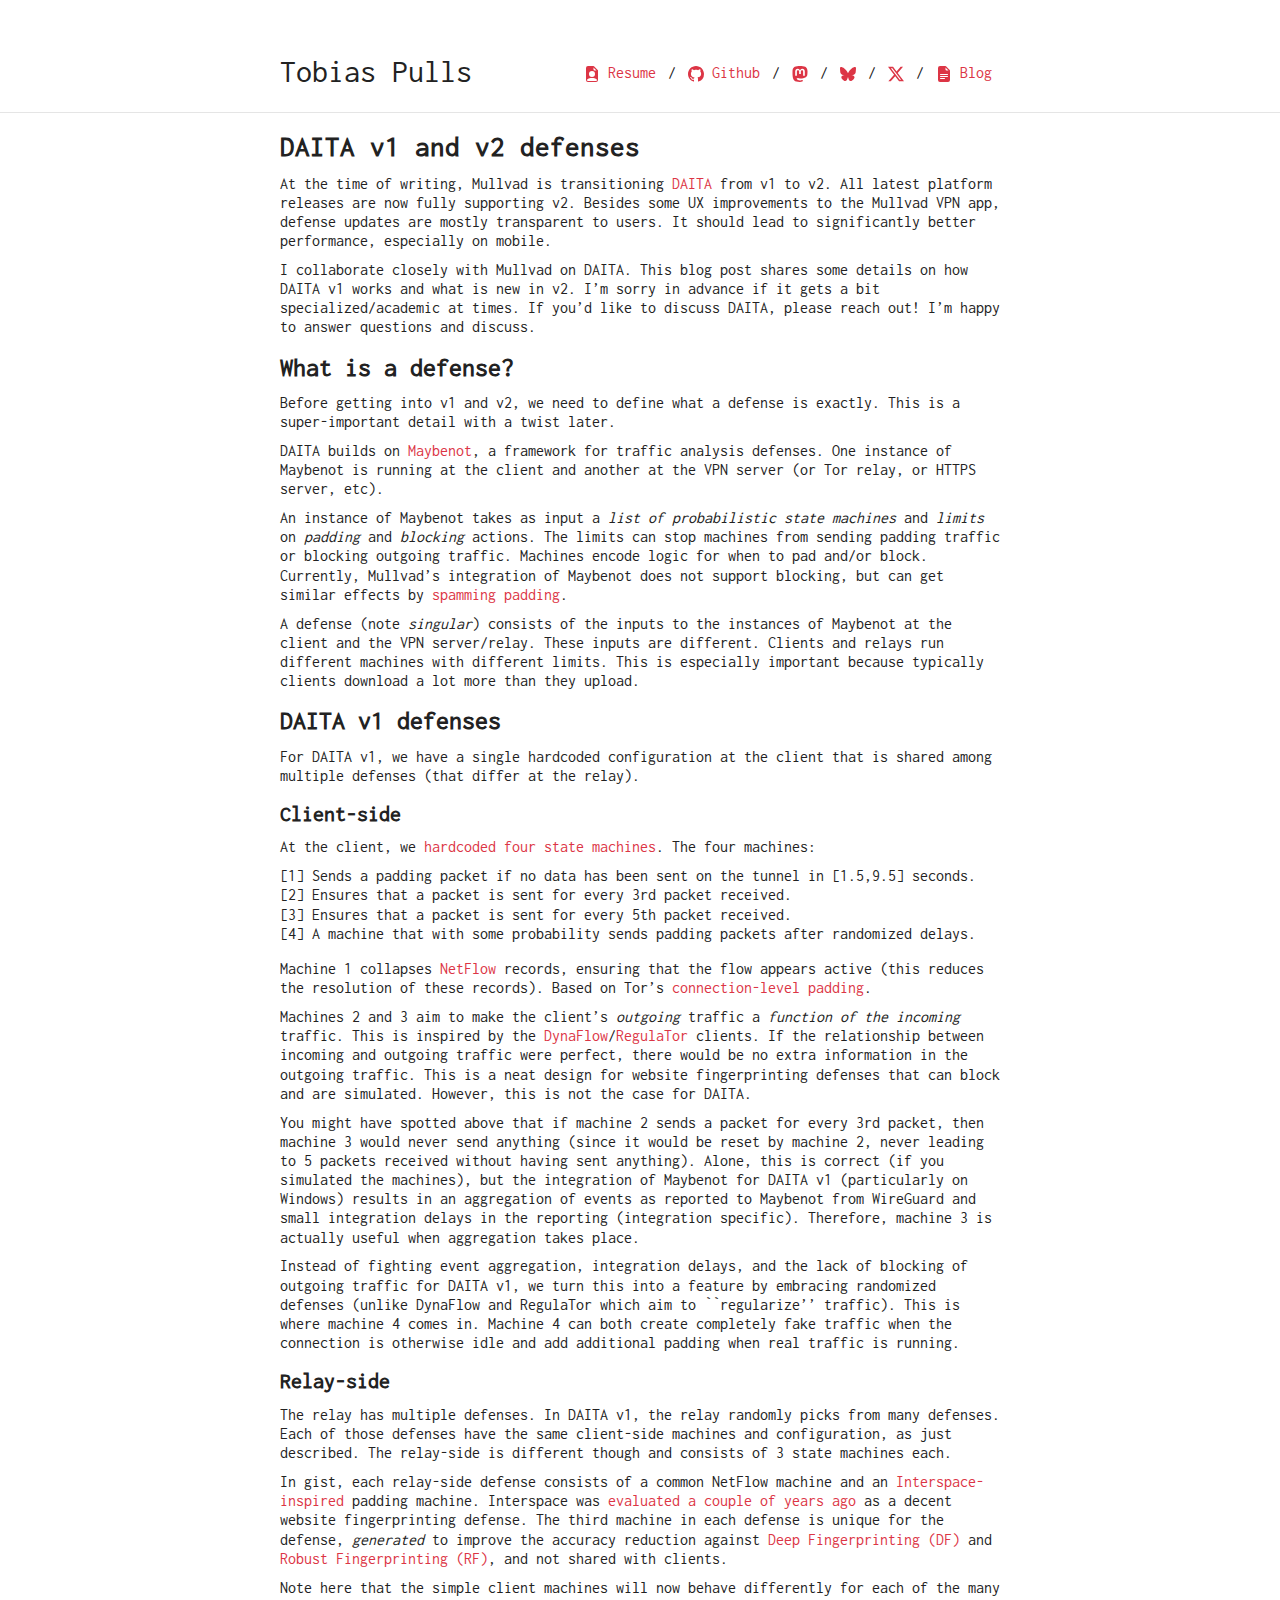
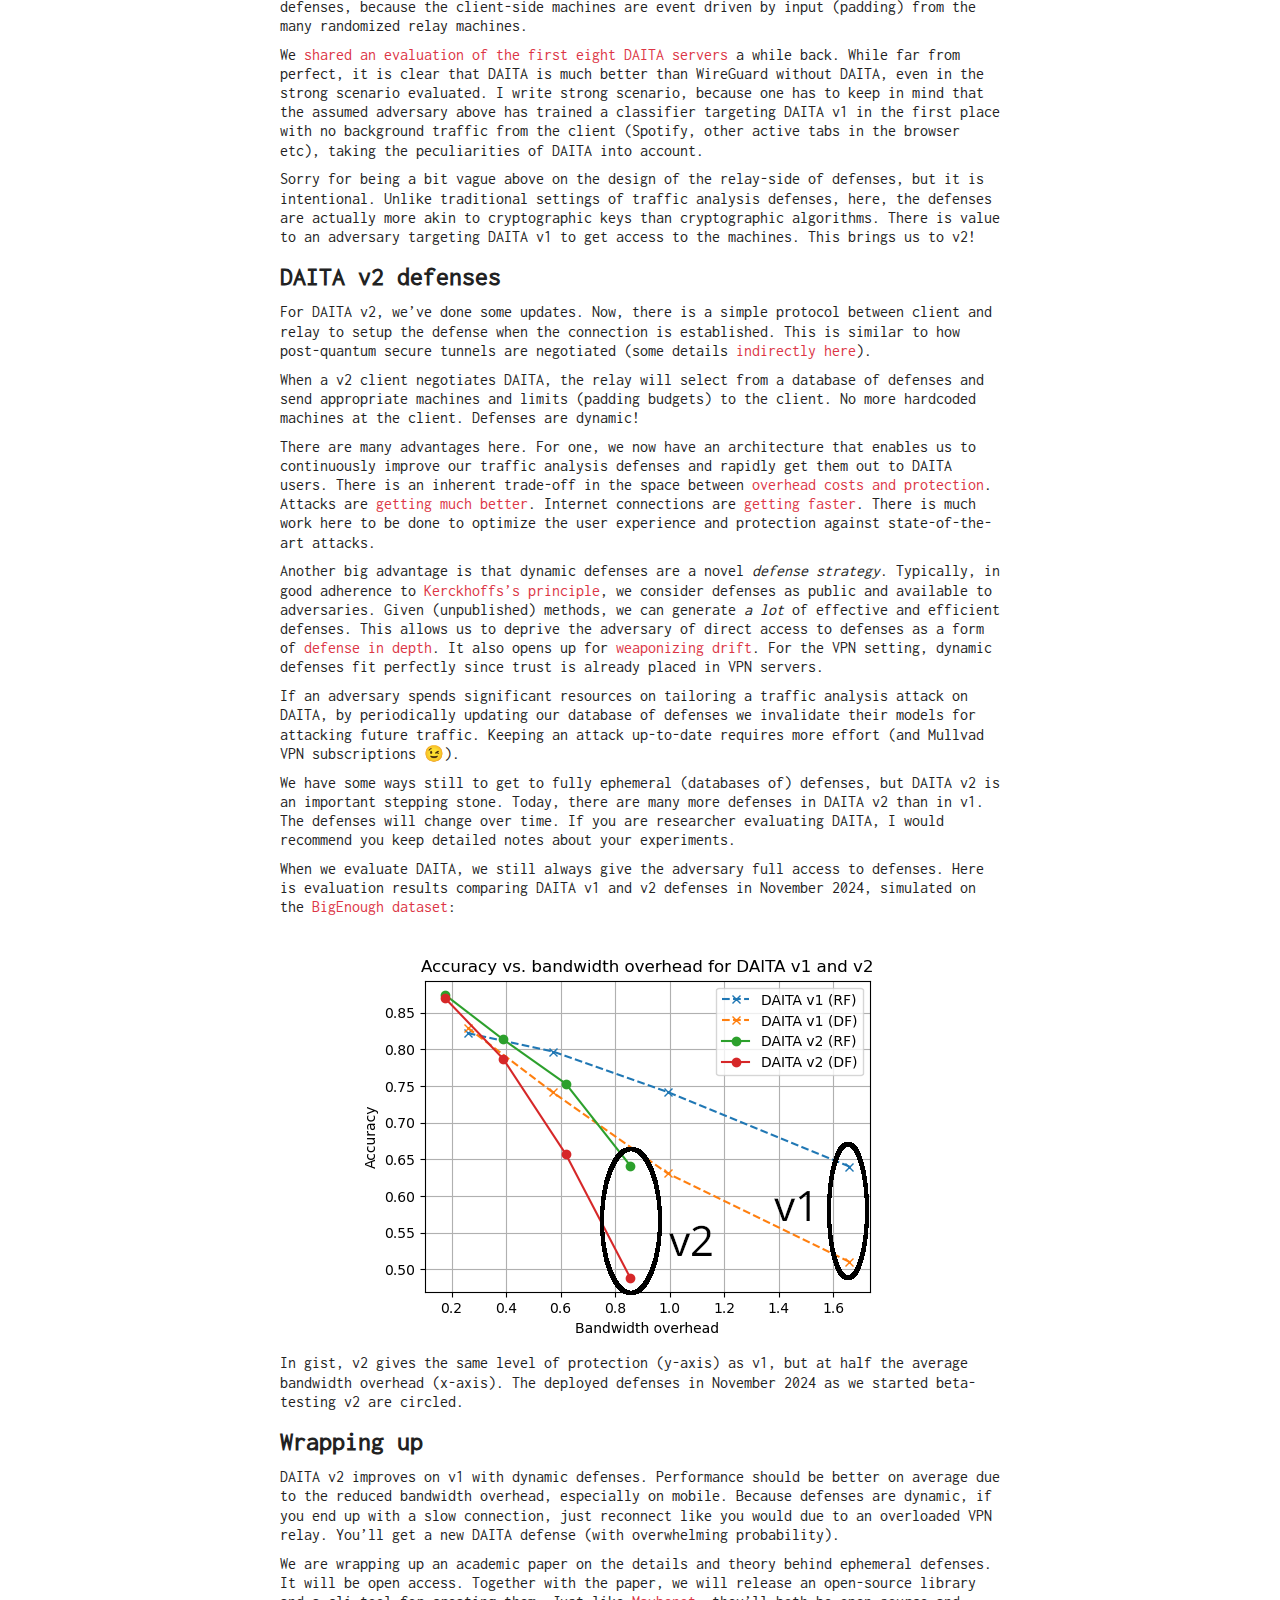
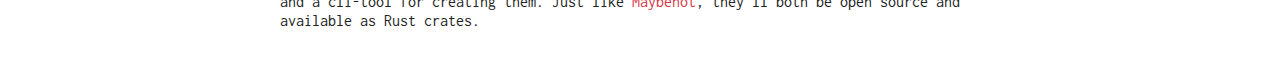
<file: blog/2025-03-27-daita-v1-and-v2-defenses/index.html>
<!DOCTYPE html>
<html><head>
    <meta charset="utf-8">
    <meta name="viewport" content="width=device-width, initial-scale=1, shrink-to-fit=no">

    <title>DAITA v1 and v2 defenses</title>
    <meta name="description" content="A short whoami of Tobias Pulls">
    <meta name="author" content='Tobias Pulls'>

    <link rel="stylesheet" href="/font.css">
    <link rel="stylesheet" href="/bootstrap.min.css">

    
    <link rel="stylesheet" href="/sass/researcher.min.css">

    
        <link rel="icon" type="image/ico" href="https://pulls.name/favicon.ico">
    

    
        
  


    
</head>

    <body><div class="container mt-5">
    <nav class="navbar navbar-expand-sm flex-column flex-sm-row text-nowrap p-0">
        <a class="navbar-brand mx-0 mr-sm-auto" href="https://pulls.name/">
          
          Tobias Pulls
        </a>
        <div class="navbar-nav flex-row flex-wrap justify-content-center">
            
                
                
                    <a class="nav-item nav-link" href="/resume.pdf">
                        <svg width="1em" height="1em" viewBox="0 0 16 16" class="bi bi-file-earmark-person-fill" fill="currentColor" xmlns="http://www.w3.org/2000/svg"><path fill-rule="evenodd" d="M2 2a2 2 0 0 1 2-2h5.293A1 1 0 0 1 10 .293L13.707 4a1 1 0 0 1 .293.707V14a2 2 0 0 1-2 2H4a2 2 0 0 1-2-2V2zm7.5 1.5v-2l3 3h-2a1 1 0 0 1-1-1zM11 8a3 3 0 1 1-6 0 3 3 0 0 1 6 0zm2 5.755S12 12 8 12s-5 1.755-5 1.755V14a1 1 0 0 0 1 1h8a1 1 0 0 0 1-1v-.245z"/></svg> Resume
                    </a>
                    
                        <span class="nav-item navbar-text mx-1">/</span>
                    
                
                    <a class="nav-item nav-link" href="https://github.com/pylls/">
                        <svg xmlns="http://www.w3.org/2000/svg" width="16" height="16" fill="currentColor" class="bi bi-github" viewBox="0 0 16 16"> <path d="M8 0C3.58 0 0 3.58 0 8c0 3.54 2.29 6.53 5.47 7.59.4.07.55-.17.55-.38 0-.19-.01-.82-.01-1.49-2.01.37-2.53-.49-2.69-.94-.09-.23-.48-.94-.82-1.13-.28-.15-.68-.52-.01-.53.63-.01 1.08.58 1.23.82.72 1.21 1.87.87 2.33.66.07-.52.28-.87.51-1.07-1.78-.2-3.64-.89-3.64-3.95 0-.87.31-1.59.82-2.15-.08-.2-.36-1.02.08-2.12 0 0 .67-.21 2.2.82.64-.18 1.32-.27 2-.27.68 0 1.36.09 2 .27 1.53-1.04 2.2-.82 2.2-.82.44 1.1.16 1.92.08 2.12.51.56.82 1.27.82 2.15 0 3.07-1.87 3.75-3.65 3.95.29.25.54.73.54 1.48 0 1.07-.01 1.93-.01 2.2 0 .21.15.46.55.38A8.012 8.012 0 0 0 16 8c0-4.42-3.58-8-8-8z"/> </svg> Github
                    </a>
                    
                        <span class="nav-item navbar-text mx-1">/</span>
                    
                
                    <a class="nav-item nav-link" href="https://infosec.exchange/@pulls">
                        <svg xmlns="http://www.w3.org/2000/svg" width="16" height="16" fill="currentColor" class="bi bi-mastodon" viewBox="0 0 16 16"><path d="M11.19 12.195c2.016-.24 3.77-1.475 3.99-2.603.348-1.778.32-4.339.32-4.339 0-3.47-2.286-4.488-2.286-4.488C12.062.238 10.083.017 8.027 0h-.05C5.92.017 3.942.238 2.79.765c0 0-2.285 1.017-2.285 4.488l-.002.662c-.004.64-.007 1.35.011 2.091.083 3.394.626 6.74 3.78 7.57 1.454.383 2.703.463 3.709.408 1.823-.1 2.847-.647 2.847-.647l-.06-1.317s-1.303.41-2.767.36c-1.45-.05-2.98-.156-3.215-1.928a4 4 0 0 1-.033-.496s1.424.346 3.228.428c1.103.05 2.137-.064 3.188-.189zm1.613-2.47H11.13v-4.08c0-.859-.364-1.295-1.091-1.295-.804 0-1.207.517-1.207 1.541v2.233H7.168V5.89c0-1.024-.403-1.541-1.207-1.541-.727 0-1.091.436-1.091 1.296v4.079H3.197V5.522q0-1.288.66-2.046c.456-.505 1.052-.764 1.793-.764.856 0 1.504.328 1.933.983L8 4.39l.417-.695c.429-.655 1.077-.983 1.934-.983.74 0 1.336.259 1.791.764q.662.757.661 2.046z"/></svg>   
                    </a>
                    
                        <span class="nav-item navbar-text mx-1">/</span>
                    
                
                    <a class="nav-item nav-link" href="https://bsky.app/profile/pulls.name">
                        <svg role="img" viewBox="0 0 16 16" xmlns="http://www.w3.org/2000/svg"height="16" width="16"><path d="M8 7.2c-0.7246666666666666 -1.409333333333333 -2.6973333333333334 -4.035333333333333 -4.532 -5.33C1.7106666666666666 0.6293333333333333 1.0406666666666666 0.844 0.6013333333333333 1.0433333333333332 0.09266666666666667 1.2719999999999998 0 2.0533333333333332 0 2.5119999999999996c0 0.45999999999999996 0.252 3.7666666666666666 0.416 4.319333333333333 0.5433333333333332 1.824 2.4753333333333334 2.44 4.255333333333333 2.2426666666666666 0.09066666666666667 -0.013333333333333332 0.18333333333333335 -0.026 0.2766666666666666 -0.03733333333333333 -0.092 0.014666666666666665 -0.184 0.026666666666666665 -0.2766666666666666 0.03733333333333333 -2.6079999999999997 0.3866666666666666 -4.924666666666666 1.3366666666666664 -1.8866666666666667 4.718666666666667 3.3419999999999996 3.46 4.58 -0.742 5.215333333333334 -2.872 0.6353333333333333 2.13 1.3666666666666665 6.180666666666667 5.155333333333333 2.872 2.844666666666667 -2.872 0.7813333333333332 -4.332 -1.8266666666666667 -4.718666666666667a5.827333333333333 5.827333333333333 0 0 1 -0.2766666666666666 -0.03733333333333333c0.09333333333333334 0.011333333333333334 0.186 0.023999999999999997 0.2766666666666666 0.03733333333333333 1.7799999999999998 0.19799999999999998 3.7119999999999997 -0.41866666666666663 4.255333333333333 -2.2426666666666666 0.16399999999999998 -0.5519999999999999 0.416 -3.86 0.416 -4.318666666666666 0 -0.45999999999999996 -0.09266666666666667 -1.2406666666666666 -0.6013333333333333 -1.4706666666666666 -0.43933333333333335 -0.19866666666666666 -1.1093333333333333 -0.41333333333333333 -2.8666666666666663 0.8266666666666667C10.697333333333333 3.1653333333333333 8.724666666666666 5.791333333333332 8 7.2Z" fill="currentColor" stroke-width="0.6667"></path></svg>  
                    </a>
                    
                        <span class="nav-item navbar-text mx-1">/</span>
                    
                
                    <a class="nav-item nav-link" href="https://X.com/tpulls">
                        <svg xmlns="http://www.w3.org/2000/svg" width="16" height="16" fill="currentColor" class="bi bi-twitter-x" viewBox="0 0 16 16"><path d="M12.6.75h2.454l-5.36 6.142L16 15.25h-4.937l-3.867-5.07-4.425 5.07H.316l5.733-6.57L0 .75h5.063l3.495 4.633L12.601.75Zm-.86 13.028h1.36L4.323 2.145H2.865z"/></svg> 
                    </a>
                    
                        <span class="nav-item navbar-text mx-1">/</span>
                    
                
                    <a class="nav-item nav-link" href="/blog">
                        <svg xmlns="http://www.w3.org/2000/svg" width="16" height="16" fill="currentColor" class="bi bi-file-earmark-text-fill" viewBox="0 0 16 16">  <path d="M9.293 0H4a2 2 0 0 0-2 2v12a2 2 0 0 0 2 2h8a2 2 0 0 0 2-2V4.707A1 1 0 0 0 13.707 4L10 .293A1 1 0 0 0 9.293 0M9.5 3.5v-2l3 3h-2a1 1 0 0 1-1-1M4.5 9a.5.5 0 0 1 0-1h7a.5.5 0 0 1 0 1zM4 10.5a.5.5 0 0 1 .5-.5h7a.5.5 0 0 1 0 1h-7a.5.5 0 0 1-.5-.5m.5 2.5a.5.5 0 0 1 0-1h4a.5.5 0 0 1 0 1z"/></svg> Blog
                    </a>
                    
                
            
        </div>
    </nav>
</div>
<hr>
<div id="content">
<div class="container">
    <h1 id="daita-v1-and-v2-defenses">DAITA v1 and v2 defenses</h1>
<p>At the time of writing, Mullvad is transitioning
<a href="https://mullvad.net/en/vpn/daita">DAITA</a> from v1 to v2. All latest platform
releases are now fully supporting v2. Besides some UX improvements to the
Mullvad VPN app, defense updates are mostly transparent to users. It should lead
to significantly better performance, especially on mobile.</p>
<p>I collaborate closely with Mullvad on DAITA. This blog post shares some details
on how DAITA v1 works and what is new in v2. I&rsquo;m sorry in advance if it gets a
bit specialized/academic at times. If you&rsquo;d like to discuss DAITA, please reach
out! I&rsquo;m happy to answer questions and discuss.</p>
<h2 id="what-is-a-defense">What is a defense?</h2>
<p>Before getting into v1 and v2, we need to define what a defense is exactly. This
is a super-important detail with a twist later.</p>
<p>DAITA builds on <a href="https://github.com/maybenot-io/maybenot">Maybenot</a>, a framework
for traffic analysis defenses. One instance of Maybenot is running at the client
and another at the VPN server (or Tor relay, or HTTPS server, etc).</p>
<p>An instance of Maybenot takes as input a <em>list of probabilistic state machines</em>
and <em>limits</em> on <em>padding</em> and <em>blocking</em> actions. The limits can stop machines
from sending padding traffic or blocking outgoing traffic. Machines encode logic
for when to pad and/or block. Currently, Mullvad&rsquo;s integration of Maybenot does
not support blocking, but can get similar effects by <a href="https://dl.acm.org/doi/pdf/10.1145/3559613.3563207">spamming
padding</a>.</p>
<p>A defense (note <em>singular</em>) consists of the inputs to the instances of Maybenot
at the client and the VPN server/relay. These inputs are different. Clients and
relays run different machines with different limits. This is especially
important because typically clients download a lot more than they upload.</p>
<h2 id="daita-v1-defenses">DAITA v1 defenses</h2>
<p>For DAITA v1, we have a single hardcoded configuration at the client that is
shared among multiple defenses (that differ at the relay).</p>
<h3 id="client-side">Client-side</h3>
<p>At the client, we <a href="https://github.com/mullvad/mullvadvpn-app/blob/fd09cfe53e5595f96eb70a823208b7a581010284/dist-assets/maybenot_machines">hardcoded four state
machines</a>. The four machines:</p>
<ol>
<li>Sends a padding packet if no data has been sent on the tunnel in [1.5,9.5]
seconds.</li>
<li>Ensures that a packet is sent for every 3rd packet received.</li>
<li>Ensures that a packet is sent for every 5th packet received.</li>
<li>A machine that with some probability sends padding packets after randomized
delays.</li>
</ol>
<p>Machine 1 collapses <a href="https://en.wikipedia.org/wiki/NetFlow">NetFlow</a> records,
ensuring that the flow appears active (this reduces the resolution of these
records). Based on Tor&rsquo;s <a href="https://spec.torproject.org/padding-spec/connection-level-padding.html?highlight=netflow">connection-level
padding</a>.</p>
<p>Machines 2 and 3 aim to make the client&rsquo;s <em>outgoing</em> traffic a <em>function of the
incoming</em> traffic. This is inspired by the
<a href="https://people.csail.mit.edu/devadas/pubs/wpes18.pdf">DynaFlow</a>/<a href="https://petsymposium.org/popets/2022/popets-2022-0049.pdf">RegulaTor</a>
clients. If the relationship between incoming and outgoing traffic were perfect,
there would be no extra information in the outgoing traffic. This is a neat
design for website fingerprinting defenses that can block and are simulated.
However, this is not the case for DAITA.</p>
<p>You might have spotted above that if machine 2 sends a packet for every 3rd
packet, then machine 3 would never send anything (since it would be reset by
machine 2, never leading to 5 packets received without having sent anything).
Alone, this is correct (if you simulated the machines), but the integration of
Maybenot for DAITA v1 (particularly on Windows) results in an aggregation of
events as reported to Maybenot from WireGuard and small integration delays in
the reporting (integration specific). Therefore, machine 3 is actually useful
when aggregation takes place.</p>
<p>Instead of fighting event aggregation, integration delays, and the lack of
blocking of outgoing traffic for DAITA v1, we turn this into a feature by
embracing randomized defenses (unlike DynaFlow and RegulaTor which aim to
``regularize&rsquo;&rsquo; traffic). This is where machine 4 comes in. Machine 4 can both
create completely fake traffic when the connection is otherwise idle and add
additional padding when real traffic is running.</p>
<h3 id="relay-side">Relay-side</h3>
<p>The relay has multiple defenses. In DAITA v1, the relay randomly picks from many
defenses. Each of those defenses have the same client-side machines and
configuration, as just described. The relay-side is different though and
consists of 3 state machines each.</p>
<p>In gist, each relay-side defense consists of a common NetFlow machine and an
<a href="https://arxiv.org/pdf/2011.13471">Interspace-inspired</a> padding machine.
Interspace was <a href="https://www-users.cse.umn.edu/~hoppernj/sok_wf_def_sp23.pdf">evaluated a couple of years
ago</a> as a decent
website fingerprinting defense. The third machine in each defense is unique for
the defense, <em>generated</em> to improve the accuracy reduction against <a href="https://dl.acm.org/doi/pdf/10.1145/3243734.3243768">Deep
Fingerprinting (DF)</a> and
<a href="https://www.usenix.org/conference/usenixsecurity23/presentation/shen-meng">Robust Fingerprinting
(RF)</a>,
and not shared with clients.</p>
<p>Note here that the simple client machines will now behave differently for each
of the many defenses, because the client-side machines are event driven by input
(padding) from the many randomized relay machines.</p>
<p>We <a href="https://pulls.name/blog/2024-06-05-eval-first-daita-servers/">shared an evaluation of the first eight DAITA
servers</a> a while
back. While far from perfect, it is clear that DAITA is much better than
WireGuard without DAITA, even in the strong scenario evaluated. I write strong
scenario, because one has to keep in mind that the assumed adversary above has
trained a classifier targeting DAITA v1 in the first place with no background
traffic from the client (Spotify, other active tabs in the browser etc), taking
the peculiarities of DAITA into account.</p>
<p>Sorry for being a bit vague above on the design of the relay-side of defenses,
but it is intentional. Unlike traditional settings of traffic analysis defenses,
here, the defenses are actually more akin to cryptographic keys than
cryptographic algorithms. There is value to an adversary targeting DAITA v1 to
get access to the machines. This brings us to v2!</p>
<h2 id="daita-v2-defenses">DAITA v2 defenses</h2>
<p>For DAITA v2, we&rsquo;ve done some updates. Now, there is a simple protocol between
client and relay to setup the defense when the connection is established. This
is similar to how post-quantum secure tunnels are negotiated (some details
<a href="https://mullvad.net/en/blog/why-we-still-dont-use-includeallnetworks">indirectly
here</a>).</p>
<p>When a v2 client negotiates DAITA, the relay will select from a database of
defenses and send appropriate machines and limits (padding budgets) to the
client. No more hardcoded machines at the client. Defenses are dynamic!</p>
<p>There are many advantages here. For one, we now have an architecture that
enables us to continuously improve our traffic analysis defenses and rapidly get
them out to DAITA users. There is an inherent trade-off in the space between
<a href="https://eprint.iacr.org/2017/954">overhead costs and protection</a>. Attacks are
<a href="https://ieeexplore.ieee.org/document/10693553">getting much better</a>. Internet
connections are <a href="https://www.speedtest.net/global-index">getting faster</a>. There
is much work here to be done to optimize the user experience and protection
against state-of-the-art attacks.</p>
<p>Another big advantage is that dynamic defenses are a novel <em>defense strategy</em>.
Typically, in good adherence to <a href="https://en.wikipedia.org/wiki/Kerckhoffs%27s_principle">Kerckhoffs&rsquo;s
principle</a>, we consider
defenses as public and available to adversaries. Given (unpublished) methods, we
can generate <em>a lot</em> of effective and efficient defenses. This allows us to
deprive the adversary of direct access to defenses as a form of <a href="https://en.wikipedia.org/wiki/Defence_in_depth">defense in
depth</a>. It also opens up for
<a href="https://en.wikipedia.org/wiki/Concept_drift">weaponizing drift</a>. For the VPN
setting, dynamic defenses fit perfectly since trust is already placed in VPN
servers.</p>
<p>If an adversary spends significant resources on tailoring a traffic analysis
attack on DAITA, by periodically updating our database of defenses we invalidate
their models for attacking future traffic. Keeping an attack up-to-date requires
more effort (and Mullvad VPN subscriptions 😉).</p>
<p>We have some ways still to get to fully ephemeral (databases of) defenses, but
DAITA v2 is an important stepping stone. Today, there are many more defenses in
DAITA v2 than in v1. The defenses will change over time. If you are researcher
evaluating DAITA, I would recommend you keep detailed notes about your
experiments.</p>
<p>When we evaluate DAITA, we still always give the adversary full access to
defenses. Here is evaluation results comparing DAITA v1 and v2 defenses in
November 2024, simulated on the <a href="https://www-users.cse.umn.edu/~hoppernj/sok_wf_def_sp23.pdf">BigEnough
dataset</a>:</p>
<p><a href="/daita-v2-v1-comparison.png"><img src="/daita-v2-v1-comparison.png"></a></p>
<p>In gist, v2 gives the same level of protection (y-axis) as v1, but at half the
average bandwidth overhead (x-axis). The deployed defenses in November 2024 as
we started beta-testing v2 are circled.</p>
<h2 id="wrapping-up">Wrapping up</h2>
<p>DAITA v2 improves on v1 with dynamic defenses. Performance should be better on
average due to the reduced bandwidth overhead, especially on mobile. Because
defenses are dynamic, if you end up with a slow connection, just reconnect like
you would due to an overloaded VPN relay. You&rsquo;ll get a new DAITA defense (with
overwhelming probability).</p>
<p>We are wrapping up an academic paper on the details and theory behind ephemeral
defenses. It will be open access. Together with the paper, we will release an
open-source library and a cli-tool for creating them. Just like
<a href="https://crates.io/crates/maybenot">Maybenot</a>, they&rsquo;ll both be open source and
available as Rust crates.</p>

</div>

        </div><div id="footer" class="mb-5">
    
</div>
</body>
</html>
</file>
<file: font.css>
/* inconsolata-regular - latin */
@font-face {
    font-family: 'Inconsolata';
    font-style: normal;
    font-weight: 400;
    src: url('inconsolata-v21-latin-regular.eot'); /* IE9 Compat Modes */
    src: local(''),
         url('inconsolata-v21-latin-regular.eot?#iefix') format('embedded-opentype'), /* IE6-IE8 */
         url('inconsolata-v21-latin-regular.woff2') format('woff2'), /* Super Modern Browsers */
         url('inconsolata-v21-latin-regular.woff') format('woff'), /* Modern Browsers */
         url('inconsolata-v21-latin-regular.ttf') format('truetype'), /* Safari, Android, iOS */
         url('inconsolata-v21-latin-regular.svg#Inconsolata') format('svg'); /* Legacy iOS */
  }
</file>
<file: sass/researcher.min.css>
#content a,.nav-link{color:#dc3545;text-decoration:none}#content a *,.nav-link *{color:#dc3545}#content a:hover,.nav-link:hover{color:#dc3545;text-decoration:underline}#footer a,.navbar-brand{color:#222;text-decoration:none}#footer a *,.navbar-brand *{color:#222}#footer a:hover,.navbar-brand:hover{color:#222;text-decoration:underline}#content table td,#content table th{border:1px solid #ccc;padding:6px 12px;text-align:left}*{color:#222;font-family:Inconsolata;line-height:1.2}.container{max-width:750px}.navbar-brand{font-size:2rem}#content p{margin-bottom:.6rem}#content h1,#content h2,#content h3,#content h4,#content h5,#content h6{font-size:medium;font-weight:700;margin:1rem 0 .6rem}#content h1{font-size:1.8rem}#content h2{font-size:1.6rem}#content h3{font-size:1.4rem}#content h4{font-size:1.2rem}#content img{display:block;margin:1rem auto;max-width:100%}#content .avatar>img{border-radius:50%;float:right;margin:-8px 0 0 16px;height:90px;width:90px}#content ol{counter-reset:list;list-style:none;padding-left:2rem}#content ol>li:before{content:"[" counter(list,decimal)"] ";counter-increment:list}#content .container>ol,#content .footnotes>ol{padding-left:0}#content ul{list-style:inside;padding-left:2rem}#content .container>ul,#content .footnotes>ul{padding-left:0}#content table{margin:1rem auto;width:100%}#content table th{font-weight:700}#content table tr:nth-child(2n){background-color:#f8f8f8}#content blockquote{border-left:4px solid;font-style:italic;margin:1rem 0;padding:8px}#content code{color:#222;background-color:#f8f8f8;border:1px solid #ccc;border-radius:10%;padding:0 4px}#content pre code{all:unset}#content .highlight{margin:1rem auto}#content .highlight>pre{padding:8px}
</file>
